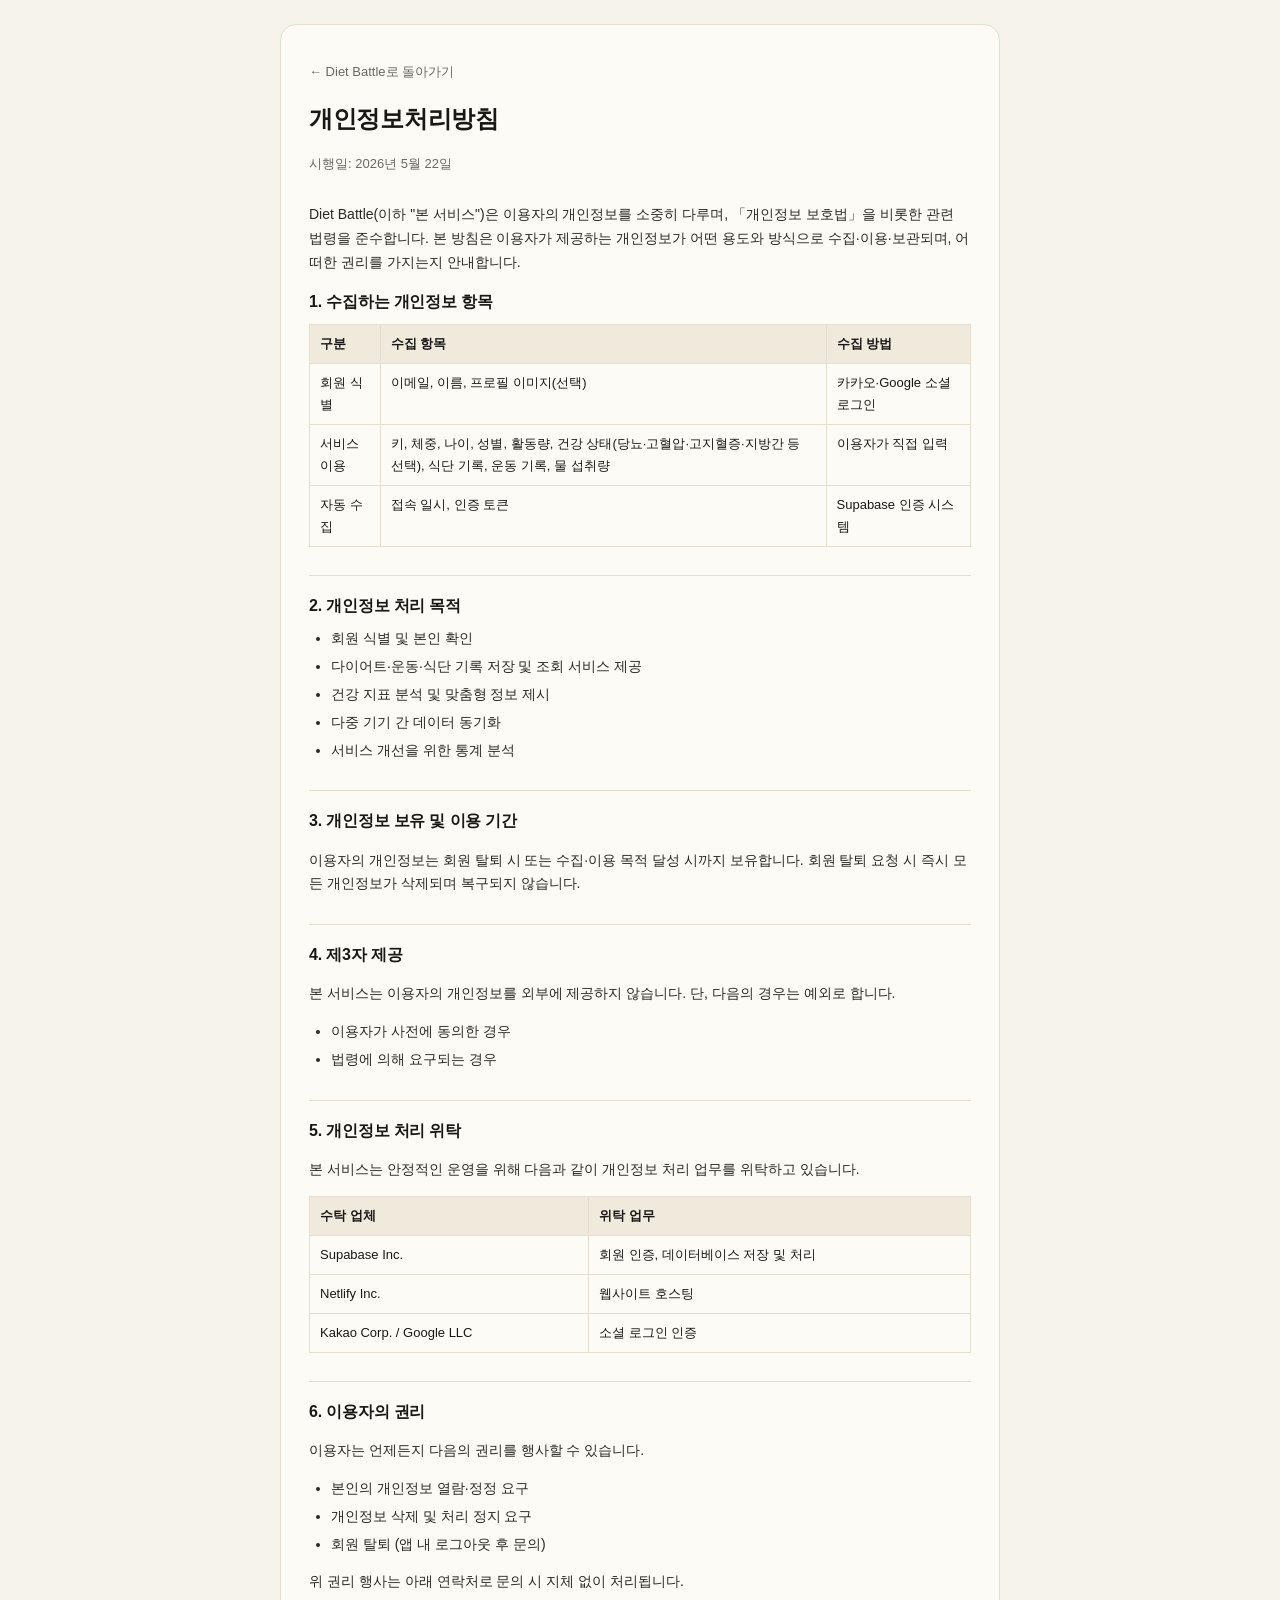
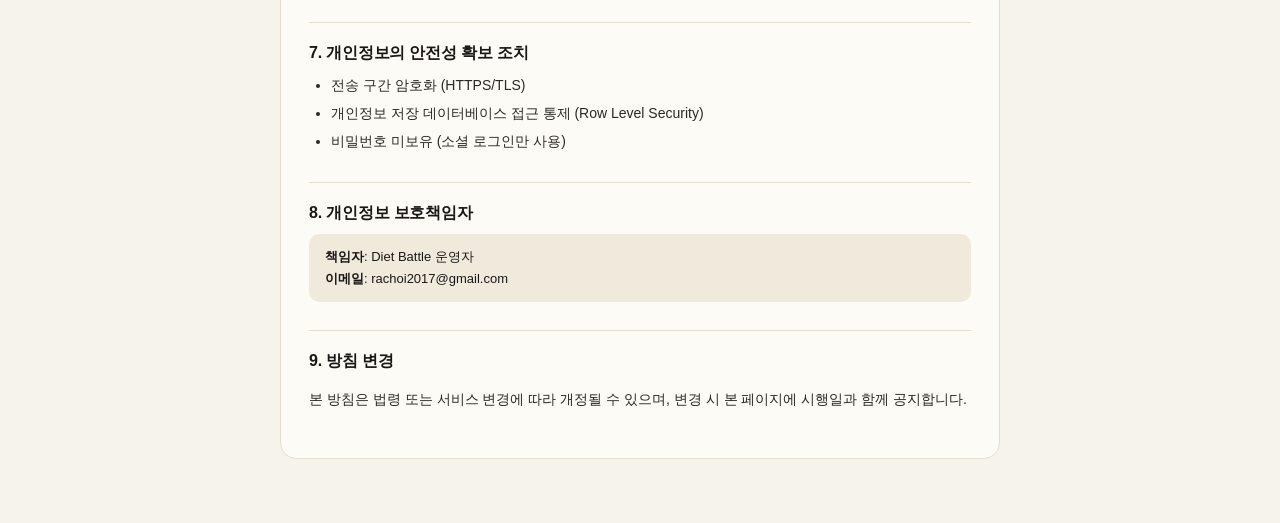
<file: privacy.html>
<!DOCTYPE html>
<html lang="ko">
<head>
  <meta charset="UTF-8" />
  <meta name="viewport" content="width=device-width, initial-scale=1.0" />
  <title>개인정보처리방침 — Diet Battle</title>
  <style>
    :root {
      --ink: #1a1816;
      --muted: #6c6863;
      --bg: #f6f3eb;
      --panel: #fdfbf5;
      --border: #e3decf;
    }
    * { box-sizing: border-box; }
    body {
      font-family: 'Pretendard', -apple-system, BlinkMacSystemFont, 'Segoe UI', 'Apple SD Gothic Neo', sans-serif;
      background: var(--bg);
      color: var(--ink);
      margin: 0;
      padding: 24px 16px 64px;
      line-height: 1.7;
      -webkit-text-size-adjust: 100%;
    }
    main {
      max-width: 720px;
      margin: 0 auto;
      background: var(--panel);
      border-radius: 16px;
      padding: 32px 28px;
      border: 1px solid var(--border);
    }
    h1 {
      font-size: 24px;
      margin: 0 0 4px;
      letter-spacing: -0.3px;
    }
    .effective {
      color: var(--muted);
      font-size: 13px;
      margin-bottom: 28px;
    }
    h2 {
      font-size: 16px;
      margin: 28px 0 8px;
      padding-top: 16px;
      border-top: 1px solid var(--border);
      letter-spacing: -0.2px;
    }
    h2:first-of-type { padding-top: 0; border-top: none; margin-top: 0; }
    p, li { font-size: 14px; color: #2b2924; }
    ul, ol { padding-left: 22px; margin: 6px 0; }
    li { margin: 4px 0; }
    table {
      width: 100%;
      border-collapse: collapse;
      font-size: 13px;
      margin: 8px 0;
    }
    th, td {
      border: 1px solid var(--border);
      padding: 8px 10px;
      text-align: left;
      vertical-align: top;
    }
    th { background: #efeadc; font-weight: 600; }
    .back {
      display: inline-block;
      margin-bottom: 16px;
      color: var(--muted);
      text-decoration: none;
      font-size: 13px;
    }
    .back:hover { color: var(--ink); }
    .contact-box {
      background: #efeadc;
      padding: 12px 16px;
      border-radius: 10px;
      font-size: 13px;
    }
    @media (max-width: 600px) {
      body { padding: 16px 10px 48px; }
      main { padding: 22px 18px; border-radius: 12px; }
      h1 { font-size: 20px; }
      h2 { font-size: 15px; }
      p, li, td, th { font-size: 13px; }
    }
  </style>
</head>
<body>
  <main>
    <a href="/" class="back">← Diet Battle로 돌아가기</a>
    <h1>개인정보처리방침</h1>
    <p class="effective">시행일: 2026년 5월 22일</p>

    <p>Diet Battle(이하 "본 서비스")은 이용자의 개인정보를 소중히 다루며, 「개인정보 보호법」을 비롯한 관련 법령을 준수합니다. 본 방침은 이용자가 제공하는 개인정보가 어떤 용도와 방식으로 수집·이용·보관되며, 어떠한 권리를 가지는지 안내합니다.</p>

    <h2>1. 수집하는 개인정보 항목</h2>
    <table>
      <tr><th>구분</th><th>수집 항목</th><th>수집 방법</th></tr>
      <tr>
        <td>회원 식별</td>
        <td>이메일, 이름, 프로필 이미지(선택)</td>
        <td>카카오·Google 소셜 로그인</td>
      </tr>
      <tr>
        <td>서비스 이용</td>
        <td>키, 체중, 나이, 성별, 활동량, 건강 상태(당뇨·고혈압·고지혈증·지방간 등 선택), 식단 기록, 운동 기록, 물 섭취량</td>
        <td>이용자가 직접 입력</td>
      </tr>
      <tr>
        <td>자동 수집</td>
        <td>접속 일시, 인증 토큰</td>
        <td>Supabase 인증 시스템</td>
      </tr>
    </table>

    <h2>2. 개인정보 처리 목적</h2>
    <ul>
      <li>회원 식별 및 본인 확인</li>
      <li>다이어트·운동·식단 기록 저장 및 조회 서비스 제공</li>
      <li>건강 지표 분석 및 맞춤형 정보 제시</li>
      <li>다중 기기 간 데이터 동기화</li>
      <li>서비스 개선을 위한 통계 분석</li>
    </ul>

    <h2>3. 개인정보 보유 및 이용 기간</h2>
    <p>이용자의 개인정보는 회원 탈퇴 시 또는 수집·이용 목적 달성 시까지 보유합니다. 회원 탈퇴 요청 시 즉시 모든 개인정보가 삭제되며 복구되지 않습니다.</p>

    <h2>4. 제3자 제공</h2>
    <p>본 서비스는 이용자의 개인정보를 외부에 제공하지 않습니다. 단, 다음의 경우는 예외로 합니다.</p>
    <ul>
      <li>이용자가 사전에 동의한 경우</li>
      <li>법령에 의해 요구되는 경우</li>
    </ul>

    <h2>5. 개인정보 처리 위탁</h2>
    <p>본 서비스는 안정적인 운영을 위해 다음과 같이 개인정보 처리 업무를 위탁하고 있습니다.</p>
    <table>
      <tr><th>수탁 업체</th><th>위탁 업무</th></tr>
      <tr>
        <td>Supabase Inc.</td>
        <td>회원 인증, 데이터베이스 저장 및 처리</td>
      </tr>
      <tr>
        <td>Netlify Inc.</td>
        <td>웹사이트 호스팅</td>
      </tr>
      <tr>
        <td>Kakao Corp. / Google LLC</td>
        <td>소셜 로그인 인증</td>
      </tr>
    </table>

    <h2>6. 이용자의 권리</h2>
    <p>이용자는 언제든지 다음의 권리를 행사할 수 있습니다.</p>
    <ul>
      <li>본인의 개인정보 열람·정정 요구</li>
      <li>개인정보 삭제 및 처리 정지 요구</li>
      <li>회원 탈퇴 (앱 내 로그아웃 후 문의)</li>
    </ul>
    <p>위 권리 행사는 아래 연락처로 문의 시 지체 없이 처리됩니다.</p>

    <h2>7. 개인정보의 안전성 확보 조치</h2>
    <ul>
      <li>전송 구간 암호화 (HTTPS/TLS)</li>
      <li>개인정보 저장 데이터베이스 접근 통제 (Row Level Security)</li>
      <li>비밀번호 미보유 (소셜 로그인만 사용)</li>
    </ul>

    <h2>8. 개인정보 보호책임자</h2>
    <div class="contact-box">
      <strong>책임자</strong>: Diet Battle 운영자<br>
      <strong>이메일</strong>: rachoi2017@gmail.com
    </div>

    <h2>9. 방침 변경</h2>
    <p>본 방침은 법령 또는 서비스 변경에 따라 개정될 수 있으며, 변경 시 본 페이지에 시행일과 함께 공지합니다.</p>
  </main>
</body>
</html>
</file>
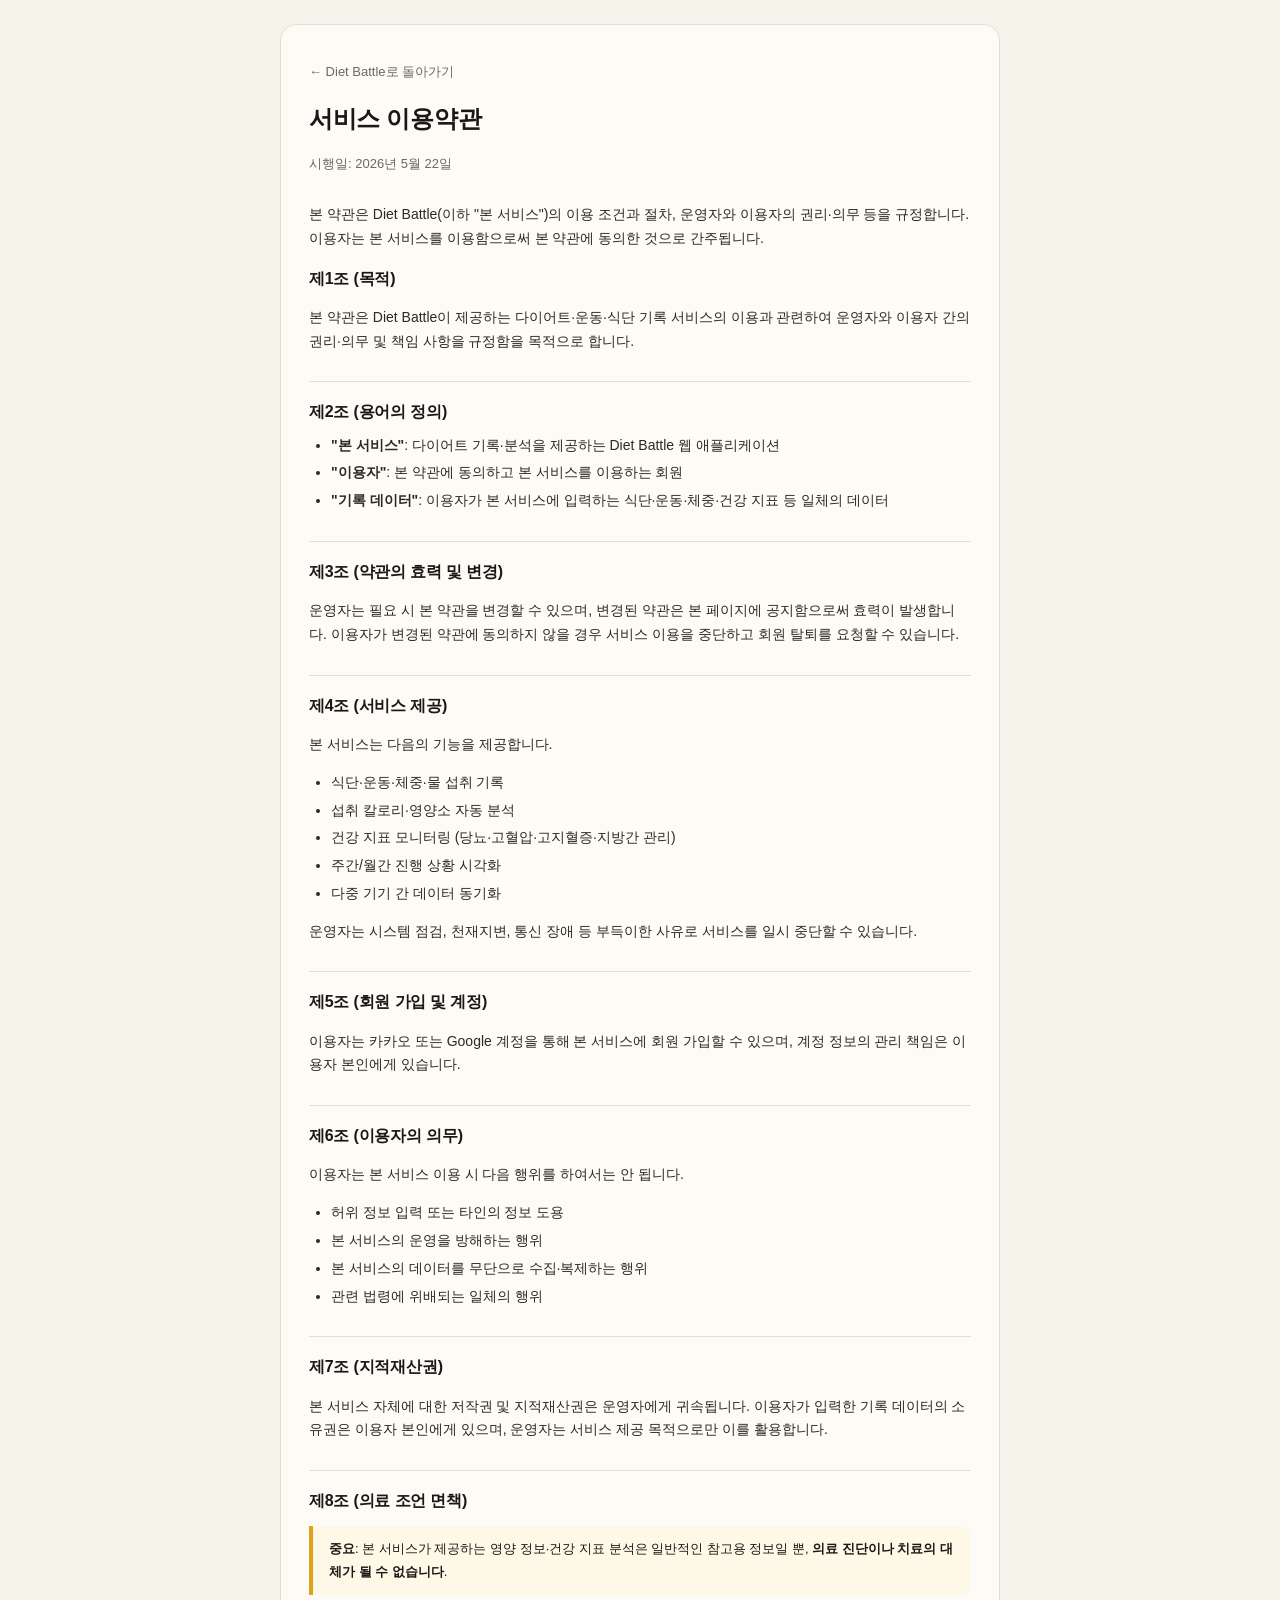
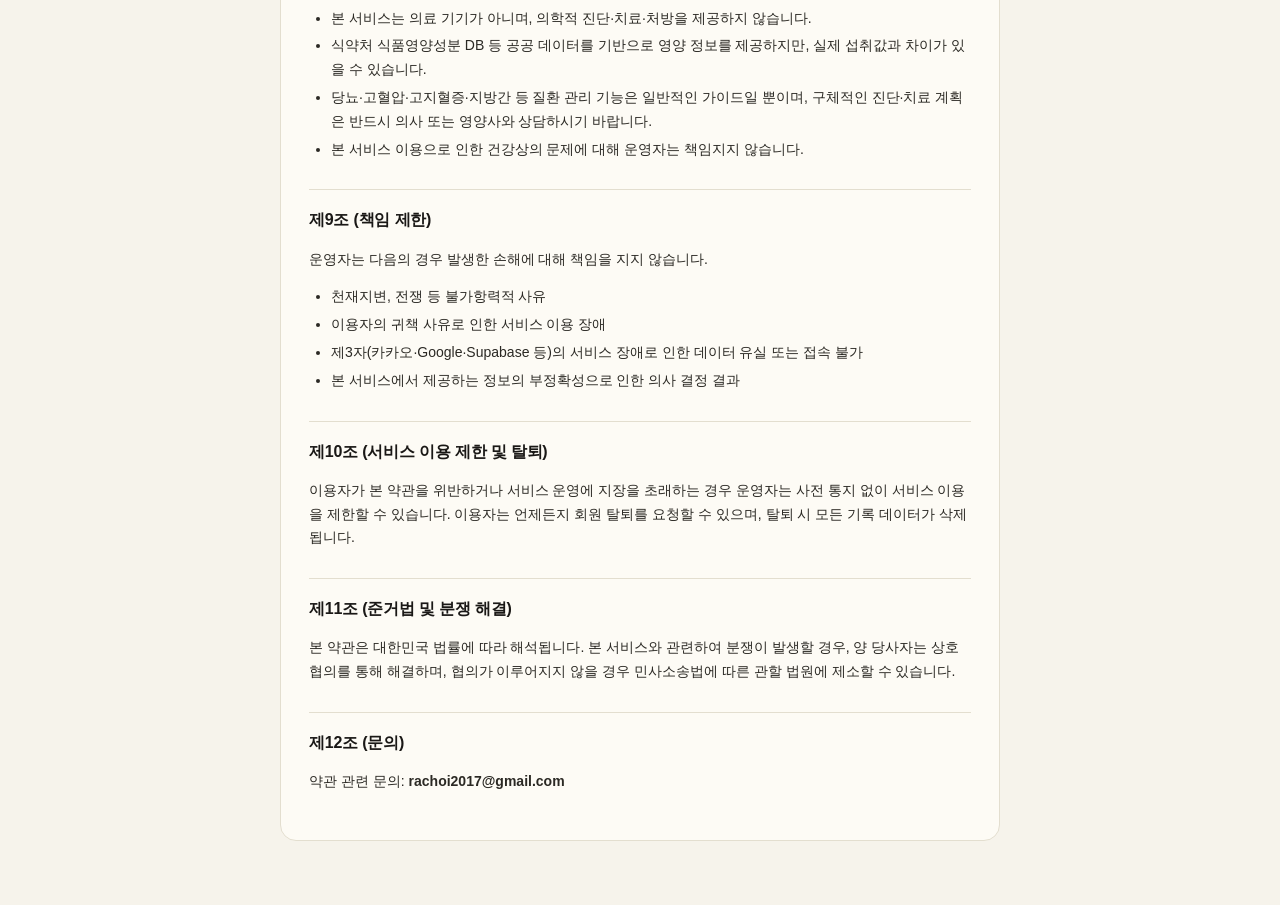
<file: terms.html>
<!DOCTYPE html>
<html lang="ko">
<head>
  <meta charset="UTF-8" />
  <meta name="viewport" content="width=device-width, initial-scale=1.0" />
  <title>서비스 이용약관 — Diet Battle</title>
  <style>
    :root {
      --ink: #1a1816;
      --muted: #6c6863;
      --bg: #f6f3eb;
      --panel: #fdfbf5;
      --border: #e3decf;
    }
    * { box-sizing: border-box; }
    body {
      font-family: 'Pretendard', -apple-system, BlinkMacSystemFont, 'Segoe UI', 'Apple SD Gothic Neo', sans-serif;
      background: var(--bg);
      color: var(--ink);
      margin: 0;
      padding: 24px 16px 64px;
      line-height: 1.7;
      -webkit-text-size-adjust: 100%;
    }
    main {
      max-width: 720px;
      margin: 0 auto;
      background: var(--panel);
      border-radius: 16px;
      padding: 32px 28px;
      border: 1px solid var(--border);
    }
    h1 {
      font-size: 24px;
      margin: 0 0 4px;
      letter-spacing: -0.3px;
    }
    .effective {
      color: var(--muted);
      font-size: 13px;
      margin-bottom: 28px;
    }
    h2 {
      font-size: 16px;
      margin: 28px 0 8px;
      padding-top: 16px;
      border-top: 1px solid var(--border);
      letter-spacing: -0.2px;
    }
    h2:first-of-type { padding-top: 0; border-top: none; margin-top: 0; }
    p, li { font-size: 14px; color: #2b2924; }
    ul, ol { padding-left: 22px; margin: 6px 0; }
    li { margin: 4px 0; }
    .back {
      display: inline-block;
      margin-bottom: 16px;
      color: var(--muted);
      text-decoration: none;
      font-size: 13px;
    }
    .back:hover { color: var(--ink); }
    .warning-box {
      background: #fef9e6;
      border-left: 4px solid #e0a21a;
      padding: 12px 16px;
      border-radius: 0 10px 10px 0;
      font-size: 13px;
      margin: 12px 0;
    }
    @media (max-width: 600px) {
      body { padding: 16px 10px 48px; }
      main { padding: 22px 18px; border-radius: 12px; }
      h1 { font-size: 20px; }
      h2 { font-size: 15px; }
      p, li { font-size: 13px; }
    }
  </style>
</head>
<body>
  <main>
    <a href="/" class="back">← Diet Battle로 돌아가기</a>
    <h1>서비스 이용약관</h1>
    <p class="effective">시행일: 2026년 5월 22일</p>

    <p>본 약관은 Diet Battle(이하 "본 서비스")의 이용 조건과 절차, 운영자와 이용자의 권리·의무 등을 규정합니다. 이용자는 본 서비스를 이용함으로써 본 약관에 동의한 것으로 간주됩니다.</p>

    <h2>제1조 (목적)</h2>
    <p>본 약관은 Diet Battle이 제공하는 다이어트·운동·식단 기록 서비스의 이용과 관련하여 운영자와 이용자 간의 권리·의무 및 책임 사항을 규정함을 목적으로 합니다.</p>

    <h2>제2조 (용어의 정의)</h2>
    <ul>
      <li><strong>"본 서비스"</strong>: 다이어트 기록·분석을 제공하는 Diet Battle 웹 애플리케이션</li>
      <li><strong>"이용자"</strong>: 본 약관에 동의하고 본 서비스를 이용하는 회원</li>
      <li><strong>"기록 데이터"</strong>: 이용자가 본 서비스에 입력하는 식단·운동·체중·건강 지표 등 일체의 데이터</li>
    </ul>

    <h2>제3조 (약관의 효력 및 변경)</h2>
    <p>운영자는 필요 시 본 약관을 변경할 수 있으며, 변경된 약관은 본 페이지에 공지함으로써 효력이 발생합니다. 이용자가 변경된 약관에 동의하지 않을 경우 서비스 이용을 중단하고 회원 탈퇴를 요청할 수 있습니다.</p>

    <h2>제4조 (서비스 제공)</h2>
    <p>본 서비스는 다음의 기능을 제공합니다.</p>
    <ul>
      <li>식단·운동·체중·물 섭취 기록</li>
      <li>섭취 칼로리·영양소 자동 분석</li>
      <li>건강 지표 모니터링 (당뇨·고혈압·고지혈증·지방간 관리)</li>
      <li>주간/월간 진행 상황 시각화</li>
      <li>다중 기기 간 데이터 동기화</li>
    </ul>
    <p>운영자는 시스템 점검, 천재지변, 통신 장애 등 부득이한 사유로 서비스를 일시 중단할 수 있습니다.</p>

    <h2>제5조 (회원 가입 및 계정)</h2>
    <p>이용자는 카카오 또는 Google 계정을 통해 본 서비스에 회원 가입할 수 있으며, 계정 정보의 관리 책임은 이용자 본인에게 있습니다.</p>

    <h2>제6조 (이용자의 의무)</h2>
    <p>이용자는 본 서비스 이용 시 다음 행위를 하여서는 안 됩니다.</p>
    <ul>
      <li>허위 정보 입력 또는 타인의 정보 도용</li>
      <li>본 서비스의 운영을 방해하는 행위</li>
      <li>본 서비스의 데이터를 무단으로 수집·복제하는 행위</li>
      <li>관련 법령에 위배되는 일체의 행위</li>
    </ul>

    <h2>제7조 (지적재산권)</h2>
    <p>본 서비스 자체에 대한 저작권 및 지적재산권은 운영자에게 귀속됩니다. 이용자가 입력한 기록 데이터의 소유권은 이용자 본인에게 있으며, 운영자는 서비스 제공 목적으로만 이를 활용합니다.</p>

    <h2>제8조 (의료 조언 면책)</h2>
    <div class="warning-box">
      <strong>중요</strong>: 본 서비스가 제공하는 영양 정보·건강 지표 분석은 일반적인 참고용 정보일 뿐, <strong>의료 진단이나 치료의 대체가 될 수 없습니다</strong>.
    </div>
    <ul>
      <li>본 서비스는 의료 기기가 아니며, 의학적 진단·치료·처방을 제공하지 않습니다.</li>
      <li>식약처 식품영양성분 DB 등 공공 데이터를 기반으로 영양 정보를 제공하지만, 실제 섭취값과 차이가 있을 수 있습니다.</li>
      <li>당뇨·고혈압·고지혈증·지방간 등 질환 관리 기능은 일반적인 가이드일 뿐이며, 구체적인 진단·치료 계획은 반드시 의사 또는 영양사와 상담하시기 바랍니다.</li>
      <li>본 서비스 이용으로 인한 건강상의 문제에 대해 운영자는 책임지지 않습니다.</li>
    </ul>

    <h2>제9조 (책임 제한)</h2>
    <p>운영자는 다음의 경우 발생한 손해에 대해 책임을 지지 않습니다.</p>
    <ul>
      <li>천재지변, 전쟁 등 불가항력적 사유</li>
      <li>이용자의 귀책 사유로 인한 서비스 이용 장애</li>
      <li>제3자(카카오·Google·Supabase 등)의 서비스 장애로 인한 데이터 유실 또는 접속 불가</li>
      <li>본 서비스에서 제공하는 정보의 부정확성으로 인한 의사 결정 결과</li>
    </ul>

    <h2>제10조 (서비스 이용 제한 및 탈퇴)</h2>
    <p>이용자가 본 약관을 위반하거나 서비스 운영에 지장을 초래하는 경우 운영자는 사전 통지 없이 서비스 이용을 제한할 수 있습니다. 이용자는 언제든지 회원 탈퇴를 요청할 수 있으며, 탈퇴 시 모든 기록 데이터가 삭제됩니다.</p>

    <h2>제11조 (준거법 및 분쟁 해결)</h2>
    <p>본 약관은 대한민국 법률에 따라 해석됩니다. 본 서비스와 관련하여 분쟁이 발생할 경우, 양 당사자는 상호 협의를 통해 해결하며, 협의가 이루어지지 않을 경우 민사소송법에 따른 관할 법원에 제소할 수 있습니다.</p>

    <h2>제12조 (문의)</h2>
    <p>약관 관련 문의: <strong>rachoi2017@gmail.com</strong></p>
  </main>
</body>
</html>
</file>
